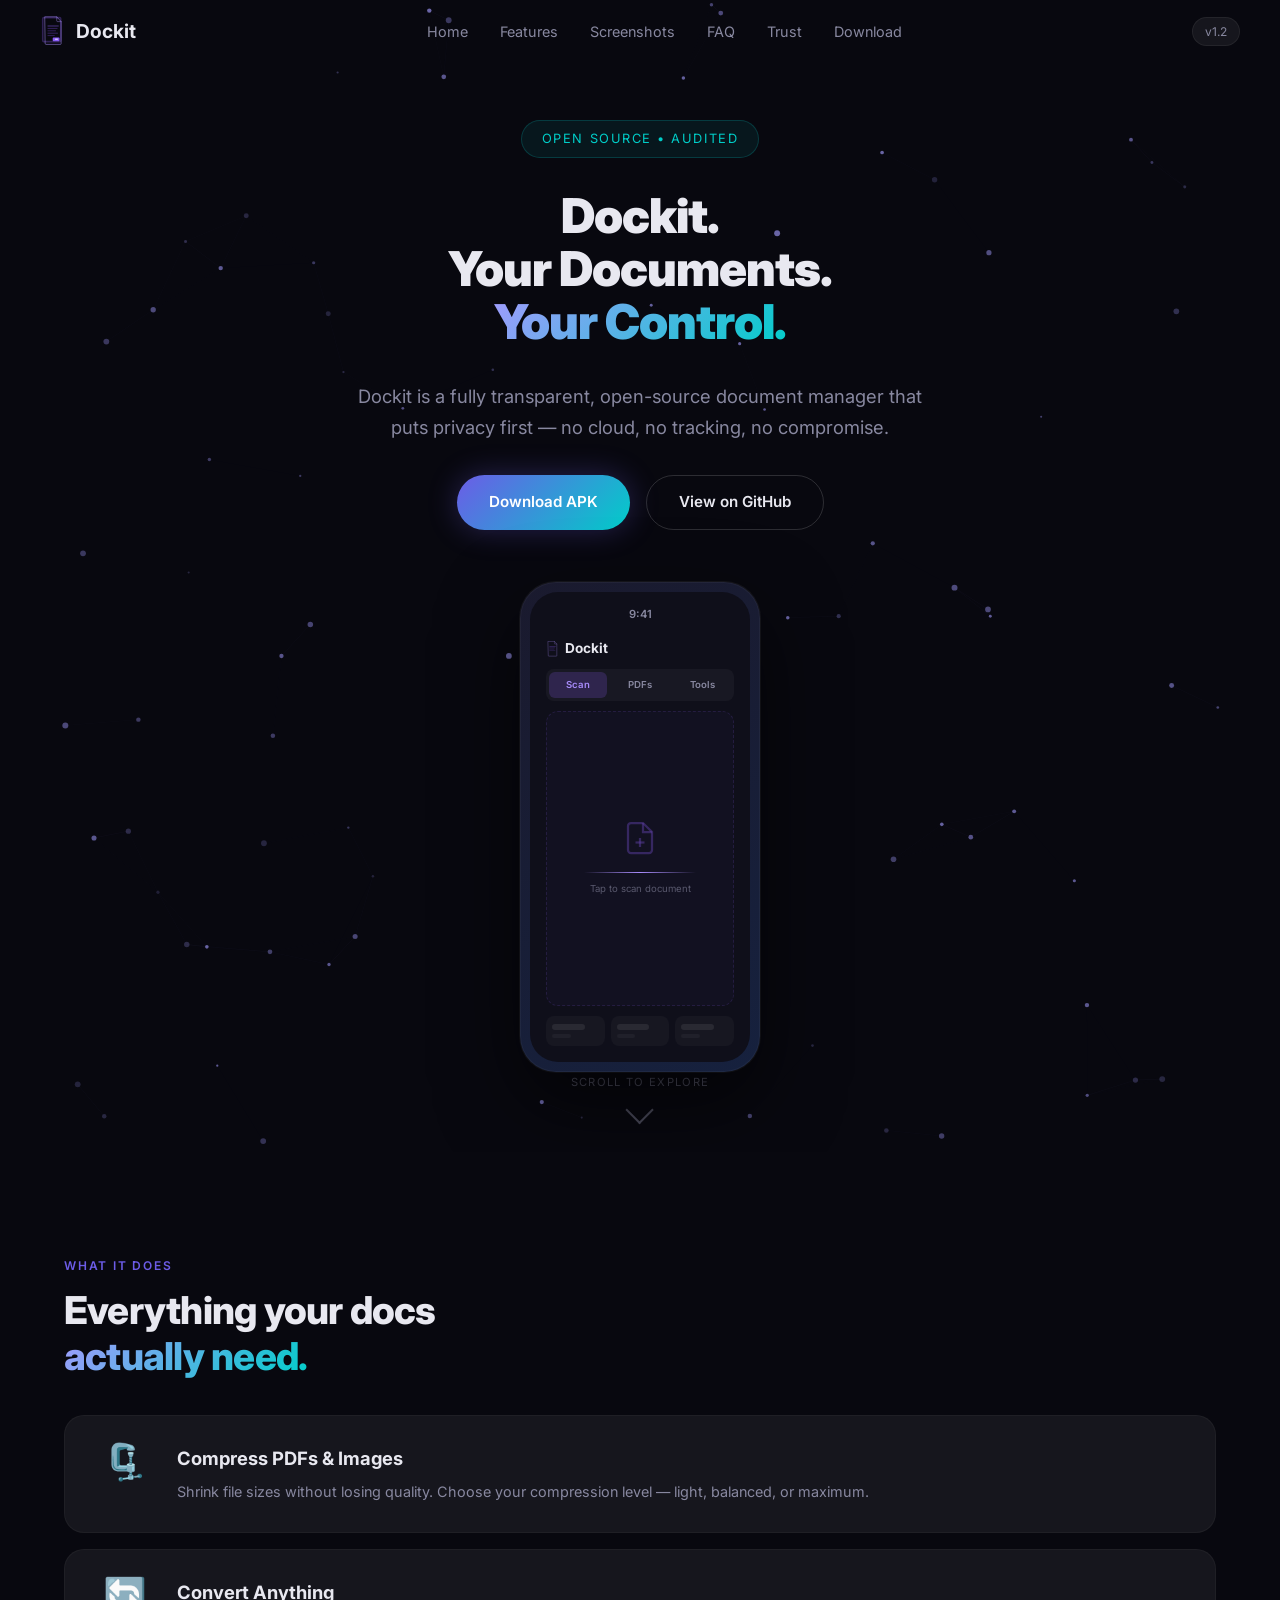
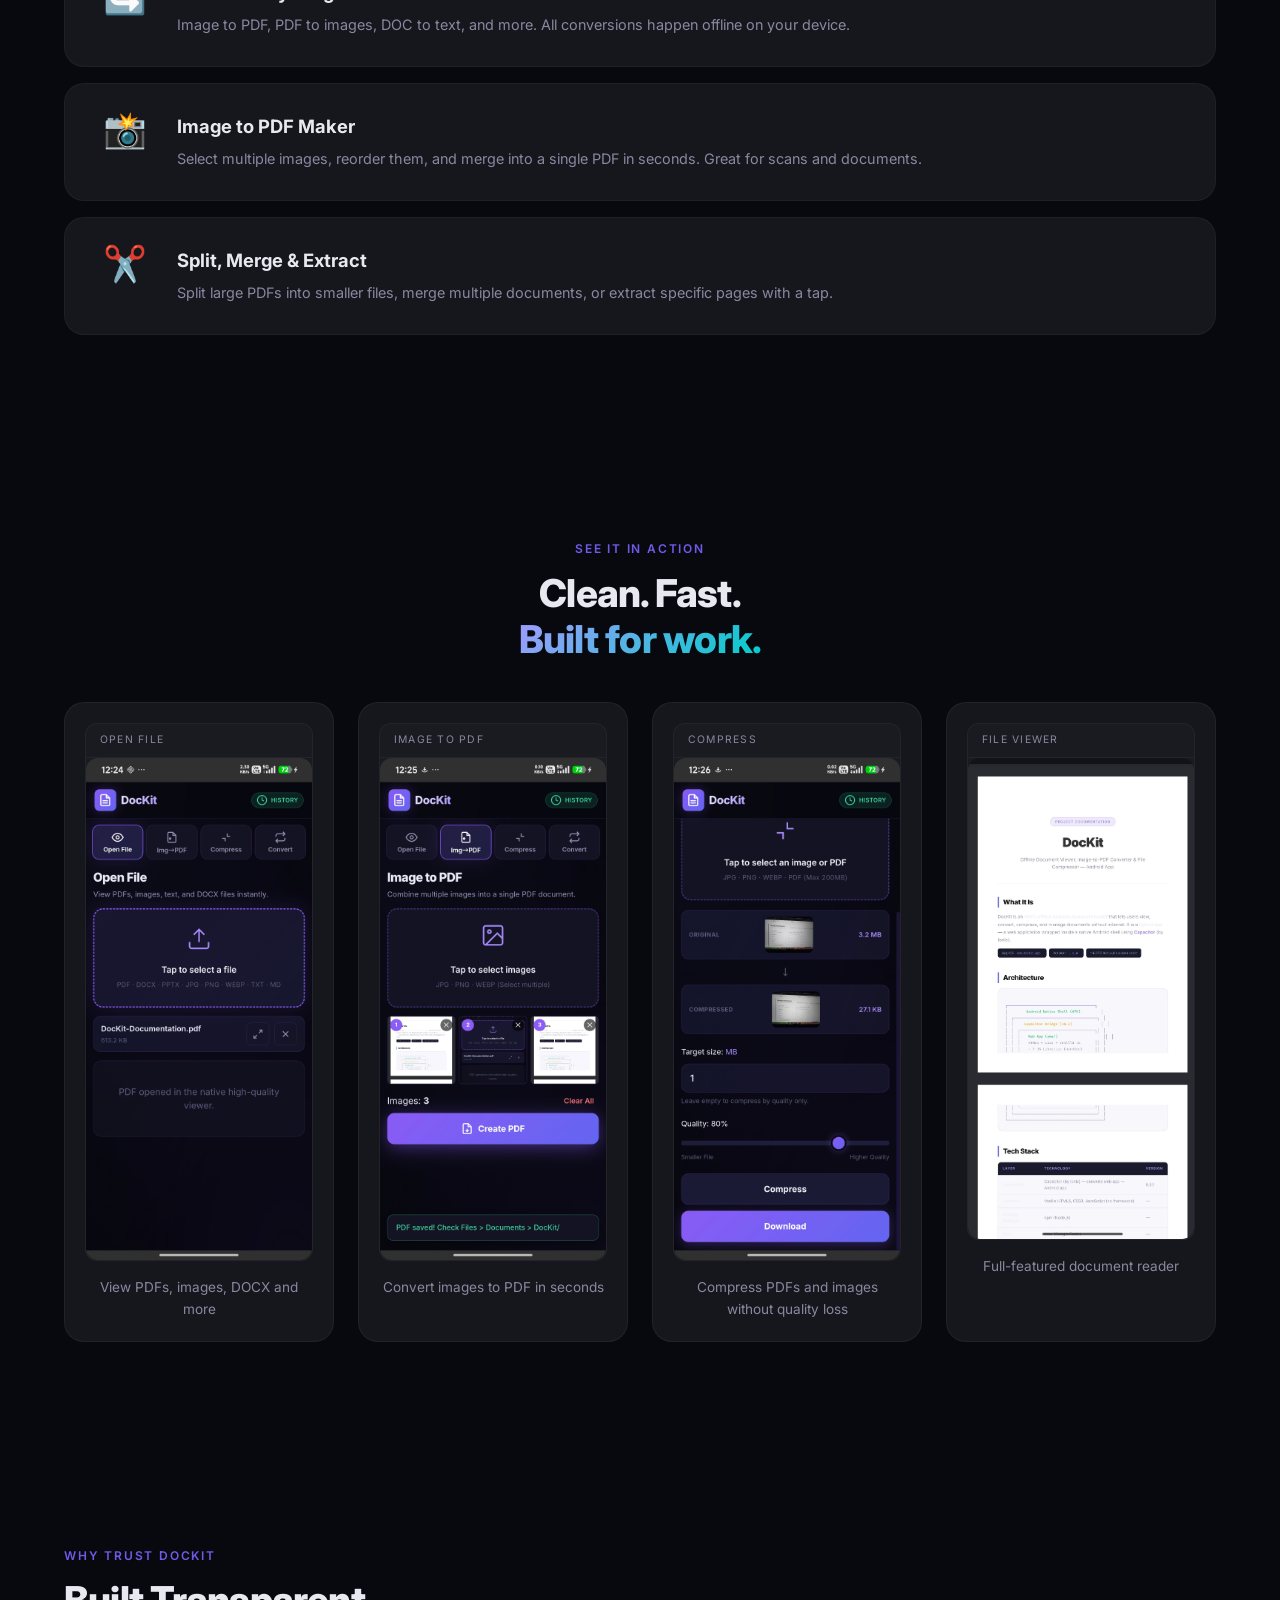
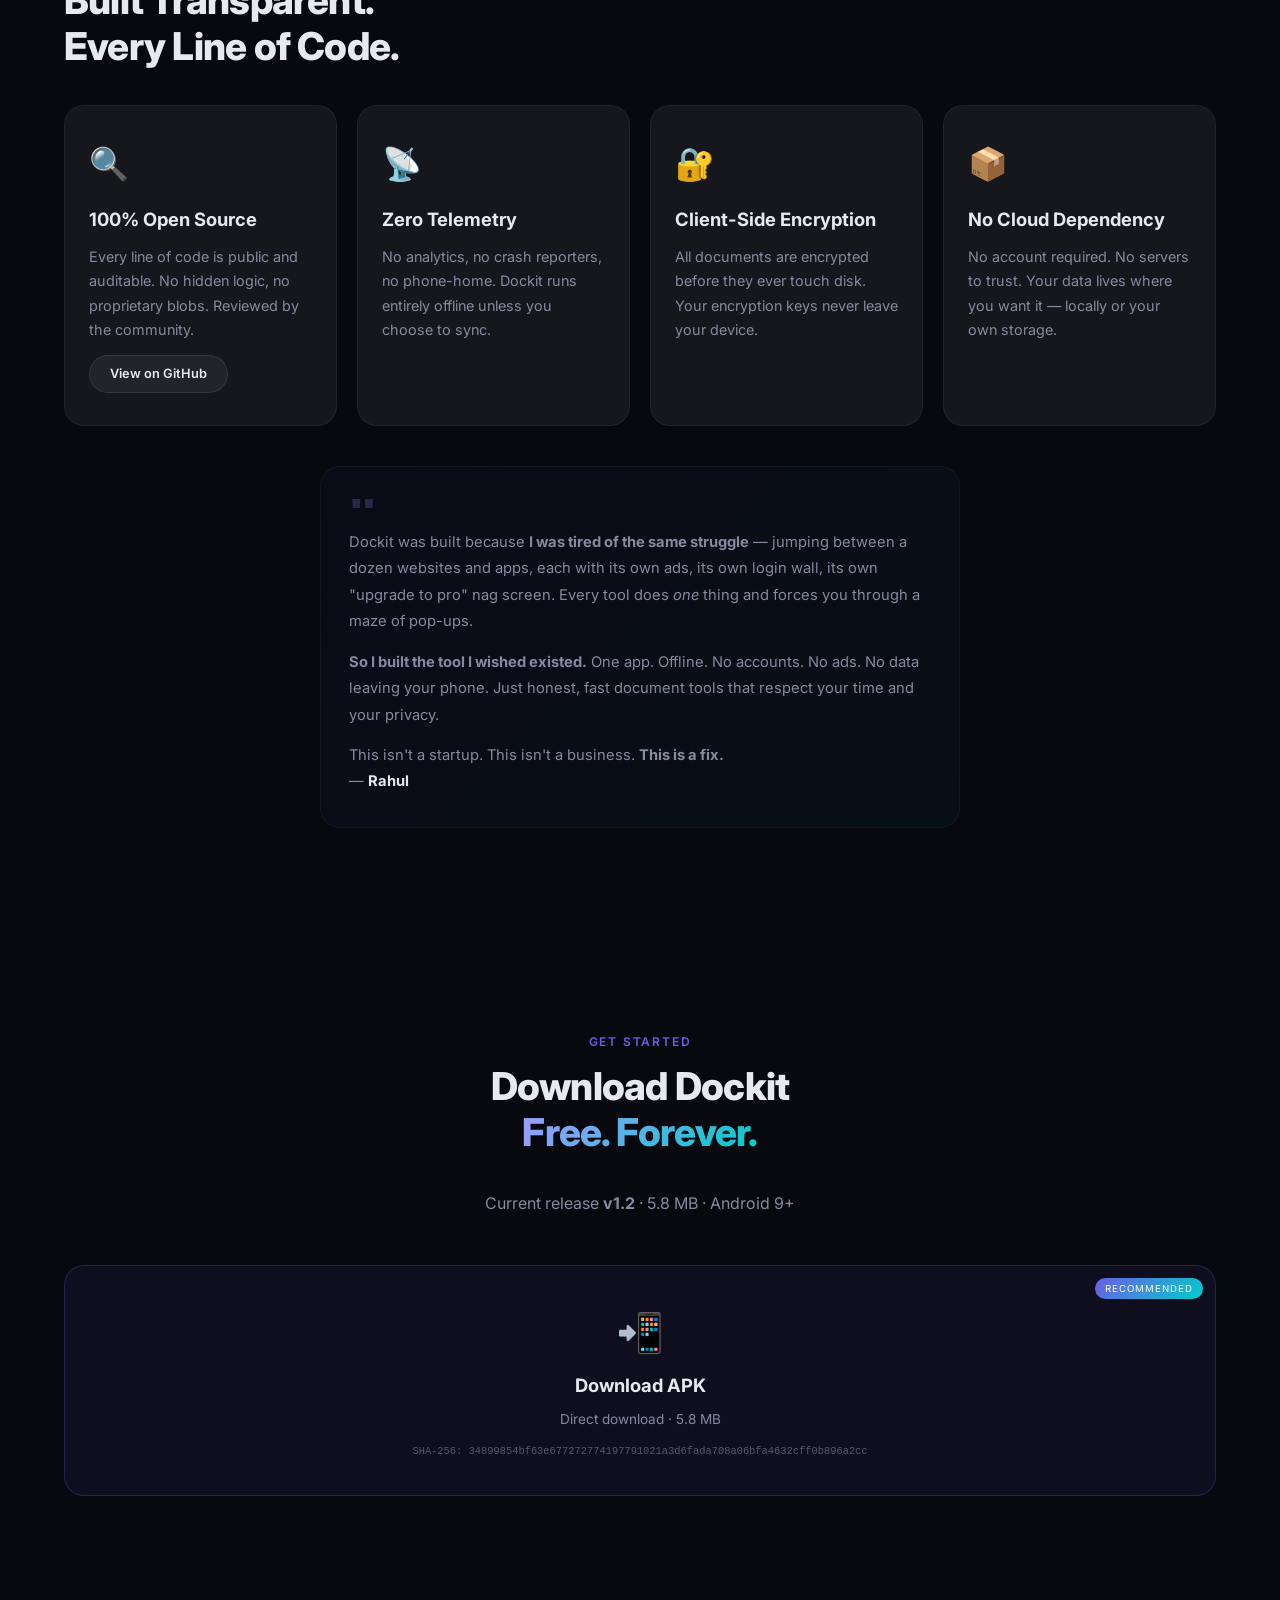
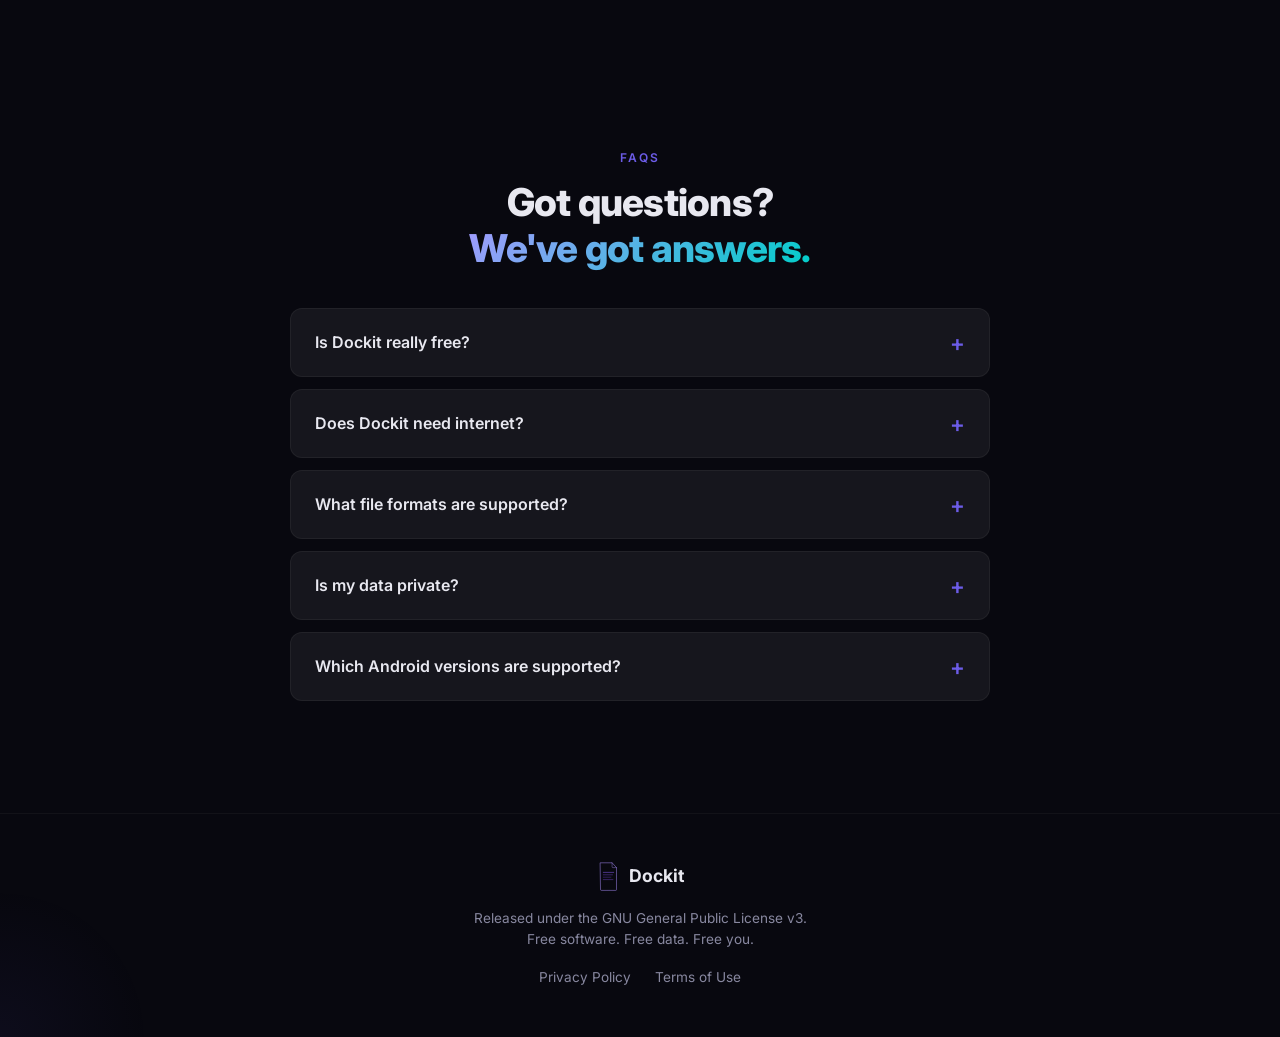
<file: index.html>
<!DOCTYPE html>
<html lang="en">
<head>
  <meta charset="UTF-8" />
  <meta name="viewport" content="width=device-width, initial-scale=1.0" />
  <meta name="theme-color" content="#08080f" />
  <title>Dockit — Your Documents, Your Control</title>
  <meta name="description" content="Dockit is a free, open-source document manager for Android. Compress PDFs, convert images, merge files — all offline, no ads, no tracking." />
  <meta name="robots" content="index, follow" />
  <link rel="canonical" href="https://dockit.qzz.io/" />
  <meta property="og:title" content="Dockit — Your Documents, Your Control" />
  <meta property="og:description" content="Free, open-source document manager for Android. Offline. Private. No ads." />
  <meta property="og:type" content="website" />
  <meta property="og:url" content="https://dockit.qzz.io/" />
  <meta name="twitter:card" content="summary_large_image" />
  <meta name="twitter:title" content="Dockit — Your Documents, Your Control" />
  <meta name="twitter:description" content="Free, open-source document manager for Android. Offline. Private. No ads." />
  <link rel="stylesheet" href="style.css" />
  <link rel="preconnect" href="https://fonts.googleapis.com" />
  <link href="https://fonts.googleapis.com/css2?family=Inter:wght@300;400;500;600;700;800;900&display=swap" rel="stylesheet" />
  <link rel="icon" type="image/svg+xml" href="data:image/svg+xml,%3Csvg xmlns='http://www.w3.org/2000/svg' viewBox='0 0 120 150'%3E%3Cpath d='M20 4 L78 4 L100 28 L100 138 Q100 142 96 142 L24 142 Q20 142 20 138 Z' stroke='%236c5ce7' stroke-width='8' fill='none' stroke-linecap='round' stroke-linejoin='round'/%3E%3Cpath d='M78 4 L78 24 Q78 28 82 28 L100 28' stroke='%236c5ce7' stroke-width='6' fill='none' stroke-linecap='round' stroke-linejoin='round'/%3E%3Cline x1='34' y1='50' x2='86' y2='50' stroke='%238b5cf6' stroke-width='6' stroke-linecap='round'/%3E%3Cline x1='34' y1='70' x2='72' y2='70' stroke='%236d3fc6' stroke-width='6' stroke-linecap='round'/%3E%3Cline x1='34' y1='90' x2='80' y2='90' stroke='%237c4ddb' stroke-width='6' stroke-linecap='round'/%3E%3C/svg%3E" />
  <script type="application/ld+json">
  {
    "@context": "https://schema.org",
    "@type": "SoftwareApplication",
    "name": "Dockit",
    "operatingSystem": "Android 9+",
    "applicationCategory": "Multimedia",
    "description": "Free, open-source document manager for Android. Compress PDFs, convert images, merge files — all offline, no ads, no tracking.",
    "offers": {
      "@type": "Offer",
      "price": "0",
      "priceCurrency": "USD"
    },
    "author": {
      "@type": "Person",
      "name": "Rahul"
    }
  }
  </script></head>
<body>

  <!-- ====== LOADING SCREEN ====== -->
  <div id="loader">
    <div class="loader-ring"></div>
    <p class="loader-text">Initializing secure environment…</p>
  </div>

  <!-- ====== NAVBAR ====== -->
  <nav id="navbar">
    <div class="nav-inner">
      <div class="nav-logo">
        <svg width="28" height="32" viewBox="0 0 120 150" fill="none" xmlns="http://www.w3.org/2000/svg" class="logo-svg" role="img" aria-label="Dockit logo">
          <rect x="8" y="8" width="90" height="120" rx="6" fill="none" stroke="rgba(139,92,246,0.3)" stroke-width="8"/>
          <path d="M20 4 L78 4 L100 28 L100 138 Q100 142 96 142 L24 142 Q20 142 20 138 Z" stroke="url(#lg1)" stroke-width="2.5" stroke-linecap="round" stroke-linejoin="round"/>
          <path d="M78 4 L78 24 Q78 28 82 28 L100 28" stroke="url(#lg1)" stroke-width="2" stroke-linecap="round" stroke-linejoin="round"/>
          <line x1="34" y1="50" x2="86" y2="50" stroke="#8b5cf6" stroke-width="2.5" stroke-linecap="round"/>
          <line x1="34" y1="62" x2="80" y2="62" stroke="#7c4ddb" stroke-width="2" stroke-linecap="round"/>
          <line x1="34" y1="74" x2="72" y2="74" stroke="#6d3fc6" stroke-width="2" stroke-linecap="round"/>
          <line x1="34" y1="86" x2="82" y2="86" stroke="#7c4ddb" stroke-width="2" stroke-linecap="round"/>
          <line x1="34" y1="98" x2="66" y2="98" stroke="#6d3fc6" stroke-width="2" stroke-linecap="round"/>
          <g transform="translate(58, 108)">
            <rect x="0" y="0" width="34" height="18" rx="4" fill="url(#lg2)"/>
            <text x="17" y="13" text-anchor="middle" font-family="Inter,sans-serif" font-weight="800" font-size="9" fill="white">PDF</text>
          </g>
          <defs>
            <linearGradient id="lg1" x1="20" y1="4" x2="100" y2="142"><stop offset="0%" stop-color="#a78bfa"/><stop offset="100%" stop-color="#6366f1"/></linearGradient>
            <linearGradient id="lg2" x1="0" y1="0" x2="34" y2="18"><stop offset="0%" stop-color="#8b5cf6"/><stop offset="100%" stop-color="#6366f1"/></linearGradient>
          </defs>
        </svg>
        <span class="logo-text">Dockit</span>
      </div>
      <ul class="nav-links">
        <li><a href="#hero">Home</a></li>
        <li><a href="#features">Features</a></li>
        <li><a href="#screenshots">Screenshots</a></li>
        <li><a href="#faq">FAQ</a></li>
        <li><a href="#trust">Trust</a></li>
        <li><a href="#download">Download</a></li>
      </ul>
      <div class="nav-version">v1.2</div>
      <div class="hamburger" id="hamburger">
        <span></span><span></span><span></span>
      </div>
    </div>
  </nav>

  <!-- ====== HERO ====== -->
  <section id="hero" class="hero">
    <canvas id="particle-canvas"></canvas>
    <div class="hero-content">
      <div class="hero-badge" data-reveal>Open Source &bull; Audited</div>
      <h1 class="hero-title" data-reveal>
        Dockit.<br />
        Your Documents.<br />
        <span class="gradient-text">Your Control.</span>
      </h1>
      <p class="hero-sub" data-reveal>
        Dockit is a fully transparent, open-source document manager
        that puts privacy first — no cloud, no tracking, no compromise.
      </p>
      <div class="hero-actions" data-reveal>
        <a href="#download" class="btn btn-primary">Download APK</a>
        <a href="https://github.com/rahulrakshi3-netizen/Doc-Kit" target="_blank" class="btn btn-outline">View on GitHub</a>
      </div>
      <div class="hero-mockup" data-reveal>
        <div class="phone-frame" id="phone3d">
          <div class="phone-screen">
            <div class="ps-status">9:41</div>
            <div class="ps-app">
              <div class="ps-header">
                <svg width="18" height="22" viewBox="0 0 120 150" fill="none" xmlns="http://www.w3.org/2000/svg" role="img" aria-label="Dockit icon">
                  <path d="M20 4 L78 4 L100 28 L100 138 Q100 142 96 142 L24 142 Q20 142 20 138 Z" stroke="url(#pg1)" stroke-width="2.5" stroke-linecap="round" stroke-linejoin="round"/>
                  <path d="M78 4 L78 24 Q78 28 82 28 L100 28" stroke="url(#pg1)" stroke-width="2" stroke-linecap="round" stroke-linejoin="round"/>
                  <line x1="34" y1="52" x2="86" y2="52" stroke="#8b5cf6" stroke-width="2.5" stroke-linecap="round"/>
                  <line x1="34" y1="64" x2="80" y2="64" stroke="#7c4ddb" stroke-width="2" stroke-linecap="round"/>
                  <line x1="34" y1="76" x2="72" y2="76" stroke="#6d3fc6" stroke-width="2" stroke-linecap="round"/>
                  <line x1="34" y1="88" x2="82" y2="88" stroke="#7c4ddb" stroke-width="2" stroke-linecap="round"/>
                  <defs>
                    <linearGradient id="pg1" x1="20" y1="4" x2="100" y2="142"><stop offset="0%" stop-color="#a78bfa"/><stop offset="100%" stop-color="#6366f1"/></linearGradient>
                  </defs>
                </svg>
                <span>Dockit</span>
              </div>
              <div class="ps-tabs">
                <span class="ps-tab active">Scan</span>
                <span class="ps-tab">PDFs</span>
                <span class="ps-tab">Tools</span>
              </div>
              <div class="ps-scan-area">
                <div class="ps-scan-icon">
                  <svg width="36" height="36" viewBox="0 0 24 24" fill="none" stroke="rgba(139,92,246,0.5)" stroke-width="1.5"><path d="M14 2H6a2 2 0 0 0-2 2v16a2 2 0 0 0 2 2h12a2 2 0 0 0 2-2V8z"/><polyline points="14 2 14 8 20 8"/><line x1="9" y1="15" x2="15" y2="15"/><line x1="12" y1="12" x2="12" y2="18"/></svg>
                </div>
                <div class="ps-scan-line"></div>
                <p class="ps-scan-text">Tap to scan document</p>
              </div>
              <div class="ps-thumbs">
                <div class="ps-thumb"><span></span><span></span></div>
                <div class="ps-thumb"><span></span><span></span></div>
                <div class="ps-thumb"><span></span><span></span></div>
              </div>
            </div>
          </div>
        </div>
      </div>
    </div>
    <div class="scroll-indicator">
      <span>Scroll to explore</span>
      <div class="scroll-arrow"></div>
    </div>
  </section>

  <!-- ====== FEATURES ====== -->
  <section id="features" class="features">
    <div class="section-label" data-reveal>What It Does</div>
    <h2 class="section-title" data-reveal>Everything your docs<br /><span class="gradient-text">actually need.</span></h2>

    <div class="features-showcase">
      <div class="feature-item" data-reveal>
        <div class="feature-icon">🗜️</div>
        <div class="feature-content">
          <h3>Compress PDFs & Images</h3>
          <p>Shrink file sizes without losing quality. Choose your compression level — light, balanced, or maximum.</p>
        </div>
      </div>
      <div class="feature-item" data-reveal>
        <div class="feature-icon">🔄</div>
        <div class="feature-content">
          <h3>Convert Anything</h3>
          <p>Image to PDF, PDF to images, DOC to text, and more. All conversions happen offline on your device.</p>
        </div>
      </div>
      <div class="feature-item" data-reveal>
        <div class="feature-icon">📸</div>
        <div class="feature-content">
          <h3>Image to PDF Maker</h3>
          <p>Select multiple images, reorder them, and merge into a single PDF in seconds. Great for scans and documents.</p>
        </div>
      </div>
      <div class="feature-item" data-reveal>
        <div class="feature-icon">✂️</div>
        <div class="feature-content">
          <h3>Split, Merge & Extract</h3>
          <p>Split large PDFs into smaller files, merge multiple documents, or extract specific pages with a tap.</p>
        </div>
      </div>
    </div>
  </section>

  <!-- ====== SCREENSHOTS ====== -->
  <section id="screenshots" class="screenshots">
    <div class="section-label" data-reveal>See It In Action</div>
    <h2 class="section-title" data-reveal>Clean. Fast.<br /><span class="gradient-text">Built for work.</span></h2>
    <div class="screenshot-grid" data-reveal>
      <div class="screenshot-card">
        <div class="screenshot-placeholder">
          <span class="screenshot-label">Open File</span>
          <img src="fileopen_ref.jpg" alt="Dockit file viewer" class="screenshot-img" loading="lazy" />
        </div>
        <p class="screenshot-caption">View PDFs, images, DOCX and more</p>
      </div>
      <div class="screenshot-card">
        <div class="screenshot-placeholder">
          <span class="screenshot-label">Image to PDF</span>
          <img src="img-pdf_ref.jpg" alt="Dockit image to PDF converter" class="screenshot-img" loading="lazy" />
        </div>
        <p class="screenshot-caption">Convert images to PDF in seconds</p>
      </div>
      <div class="screenshot-card">
        <div class="screenshot-placeholder">
          <span class="screenshot-label">Compress</span>
          <img src="compress_ref.jpg" alt="Dockit file compressor" class="screenshot-img" loading="lazy" />
        </div>
        <p class="screenshot-caption">Compress PDFs and images without quality loss</p>
      </div>
      <div class="screenshot-card">
        <div class="screenshot-placeholder">
          <span class="screenshot-label">File Viewer</span>
          <img src="fileopen(1)_ref.jpg" alt="Dockit document viewer" class="screenshot-img" loading="lazy" />
        </div>
        <p class="screenshot-caption">Full-featured document reader</p>
      </div>
    </div>
  </section>

  <!-- ====== TRUST SECTION ====== -->
  <section id="trust" class="trust">
    <div class="section-label" data-reveal>Why Trust Dockit</div>
    <h2 class="section-title" data-reveal>Built Transparent.<br />Every Line of Code.</h2>

    <div class="trust-grid">
      <div class="trust-card" data-reveal>
        <div class="trust-icon">🔍</div>
        <h3>100% Open Source</h3>
        <p>Every line of code is public and auditable. No hidden logic, no proprietary blobs. Reviewed by the community.</p>
        <a href="https://github.com/rahulrakshi3-netizen/Doc-Kit" target="_blank" class="btn btn-small" style="margin-top:12px;">View on GitHub</a>
      </div>
      <div class="trust-card" data-reveal>
        <div class="trust-icon">📡</div>
        <h3>Zero Telemetry</h3>
        <p>No analytics, no crash reporters, no phone-home. Dockit runs entirely offline unless you choose to sync.</p>
      </div>
      <div class="trust-card" data-reveal>
        <div class="trust-icon">🔐</div>
        <h3>Client-Side Encryption</h3>
        <p>All documents are encrypted before they ever touch disk. Your encryption keys never leave your device.</p>
      </div>
      <div class="trust-card" data-reveal>
        <div class="trust-icon">📦</div>
        <h3>No Cloud Dependency</h3>
        <p>No account required. No servers to trust. Your data lives where you want it — locally or your own storage.</p>
      </div>
    </div>

    <div class="trust-manifesto" data-reveal>
      <div class="tm-mark">"</div>
      <p>Dockit was built because <strong>I was tired of the same struggle</strong> — jumping between a dozen websites and apps, each with its own ads, its own login wall, its own "upgrade to pro" nag screen. Every tool does <em>one</em> thing and forces you through a maze of pop-ups.</p>
      <p><strong>So I built the tool I wished existed.</strong> One app. Offline. No accounts. No ads. No data leaving your phone. Just honest, fast document tools that respect your time and your privacy.</p>
      <p>This isn't a startup. This isn't a business. <strong>This is a fix.</strong><br />— <span class="tm-name">Rahul</span></p>
    </div>
  </section>

  <!-- ====== DOWNLOAD ====== -->
  <section id="download" class="download">
    <div class="section-label" data-reveal>Get Started</div>
    <h2 class="section-title" data-reveal>Download Dockit<br /><span class="gradient-text">Free. Forever.</span></h2>
    <p class="download-sub" data-reveal>
      Current release <strong>v1.2</strong> · <span id="dl-size">5.8 MB</span> · Android 9+
    </p>

    <div class="download-cards" data-reveal>
      <a href="Doc-Kit_1.2.apk" class="download-card primary" download>
        <span class="dl-icon">📲</span>
        <span class="dl-title">Download APK</span>
        <span class="dl-sub">Direct download · 5.8 MB</span>
        <span class="dl-hash">SHA-256: 34899854bf63e677272774197791021a3d6fada708a06bfa4632cff0b896a2cc</span>
      </a>

    </div>

  </section>

  <!-- ====== FAQ ====== -->
  <section id="faq" class="faq">
    <div class="section-label" data-reveal>FAQs</div>
    <h2 class="section-title" data-reveal>Got questions?<br /><span class="gradient-text">We've got answers.</span></h2>
    <div class="faq-list" data-reveal>
      <div class="faq-item">
        <button class="faq-question">Is Dockit really free? <span class="faq-arrow">+</span></button>
        <div class="faq-answer"><p>Yes, Dockit is completely free and open source. No hidden paid features, no subscriptions, no "pro" version. It's released under GPL v3.</p></div>
      </div>
      <div class="faq-item">
        <button class="faq-question">Does Dockit need internet? <span class="faq-arrow">+</span></button>
        <div class="faq-answer"><p>No. Dockit works fully offline. All processing happens on your device. No data is ever uploaded to any server.</p></div>
      </div>
      <div class="faq-item">
        <button class="faq-question">What file formats are supported? <span class="faq-arrow">+</span></button>
        <div class="faq-answer"><p>Dockit supports PDF, DOCX, PPTX, JPG, PNG, WEBP, TXT, MD, and more. You can view, convert, and compress between these formats.</p></div>
      </div>
      <div class="faq-item">
        <button class="faq-question">Is my data private? <span class="faq-arrow">+</span></button>
        <div class="faq-answer"><p>Absolutely. Dockit has zero telemetry, no analytics, and no network access. All files stay on your device. The full source code is open for audit on GitHub.</p></div>
      </div>
      <div class="faq-item">
        <button class="faq-question">Which Android versions are supported? <span class="faq-arrow">+</span></button>
        <div class="faq-answer"><p>Dockit requires Android 9 (API 28) or higher.</p></div>
      </div>
    </div>
  </section>

  <!-- ====== FOOTER ====== -->
  <footer>
    <div class="footer-inner">
      <div class="footer-brand">
        <svg width="20" height="24" viewBox="0 0 120 150" fill="none" xmlns="http://www.w3.org/2000/svg" class="logo-svg" role="img" aria-label="Dockit logo">
          <path d="M20 4 L78 4 L100 28 L100 138 Q100 142 96 142 L24 142 Q20 142 20 138 Z" stroke="url(#fg1)" stroke-width="2.5" stroke-linecap="round" stroke-linejoin="round"/>
          <path d="M78 4 L78 24 Q78 28 82 28 L100 28" stroke="url(#fg1)" stroke-width="2" stroke-linecap="round" stroke-linejoin="round"/>
          <line x1="34" y1="52" x2="86" y2="52" stroke="#8b5cf6" stroke-width="2.5" stroke-linecap="round"/>
          <line x1="34" y1="64" x2="80" y2="64" stroke="#7c4ddb" stroke-width="2" stroke-linecap="round"/>
          <line x1="34" y1="76" x2="72" y2="76" stroke="#6d3fc6" stroke-width="2" stroke-linecap="round"/>
          <line x1="34" y1="88" x2="82" y2="88" stroke="#7c4ddb" stroke-width="2" stroke-linecap="round"/>
          <defs>
            <linearGradient id="fg1" x1="20" y1="4" x2="100" y2="142"><stop offset="0%" stop-color="#a78bfa"/><stop offset="100%" stop-color="#6366f1"/></linearGradient>
          </defs>
        </svg>
        <span>Dockit</span>
      </div>
      <p class="footer-text">
        Released under the GNU General Public License v3.<br />
        Free software. Free data. Free you.
      </p>
      <div class="footer-links">
        <a href="privacy-policy.html">Privacy Policy</a>
        <a href="terms-of-use.html">Terms of Use</a>

      </div>
    </div>
  </footer>

  <script src="script.js"></script>
</body>
</html>
</file>
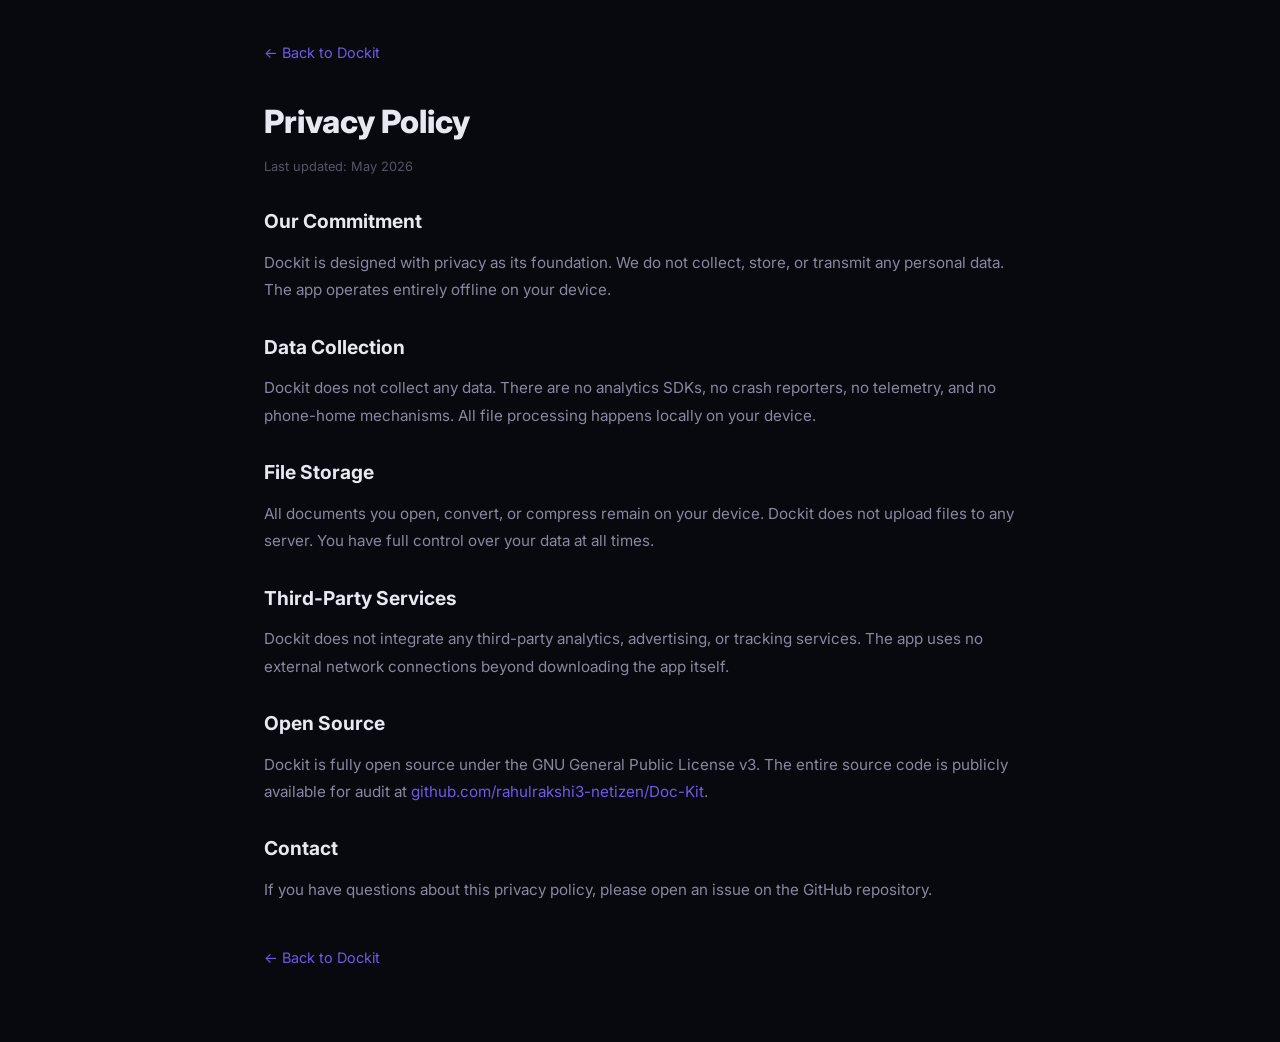
<file: privacy-policy.html>
<!DOCTYPE html>
<html lang="en">
<head>
  <meta charset="UTF-8" />
  <meta name="viewport" content="width=device-width, initial-scale=1.0" />
  <title>Privacy Policy — Dockit</title>
  <meta name="robots" content="index, follow" />
  <link rel="icon" type="image/svg+xml" href="data:image/svg+xml,%3Csvg xmlns='http://www.w3.org/2000/svg' viewBox='0 0 120 150'%3E%3Cpath d='M20 4 L78 4 L100 28 L100 138 Q100 142 96 142 L24 142 Q20 142 20 138 Z' stroke='%236c5ce7' stroke-width='8' fill='none' stroke-linecap='round' stroke-linejoin='round'/%3E%3Cpath d='M78 4 L78 24 Q78 28 82 28 L100 28' stroke='%236c5ce7' stroke-width='6' fill='none' stroke-linecap='round' stroke-linejoin='round'/%3E%3Cline x1='34' y1='50' x2='86' y2='50' stroke='%238b5cf6' stroke-width='6' stroke-linecap='round'/%3E%3Cline x1='34' y1='70' x2='72' y2='70' stroke='%236d3fc6' stroke-width='6' stroke-linecap='round'/%3E%3Cline x1='34' y1='90' x2='80' y2='90' stroke='%237c4ddb' stroke-width='6' stroke-linecap='round'/%3E%3C/svg%3E" />
  <link rel="stylesheet" href="style.css" />
  <link rel="preconnect" href="https://fonts.googleapis.com" />
  <link href="https://fonts.googleapis.com/css2?family=Inter:wght@300;400;500;600;700;800;900&display=swap" rel="stylesheet" />
  <style>
    body { padding: 40px 24px; max-width: 800px; margin: 0 auto; }
    h1 { font-size: 2rem; font-weight: 800; margin-bottom: 8px; }
    .back-link { color: var(--accent); font-size: 0.9rem; display: inline-block; margin-bottom: 32px; }
    .back-link:hover { text-decoration: underline; }
    h2 { font-size: 1.2rem; font-weight: 700; margin: 28px 0 12px; }
    p, li { font-size: 0.95rem; color: var(--text-dim); line-height: 1.8; }
    ul { padding-left: 20px; }
    li { margin-bottom: 6px; }
    .updated { font-size: 0.8rem; color: var(--text-dim); opacity: 0.6; margin-bottom: 24px; }
  </style>
</head>
<body>
  <a href="index.html" class="back-link">&larr; Back to Dockit</a>
  <h1>Privacy Policy</h1>
  <p class="updated">Last updated: May 2026</p>

  <h2>Our Commitment</h2>
  <p>Dockit is designed with privacy as its foundation. We do not collect, store, or transmit any personal data. The app operates entirely offline on your device.</p>

  <h2>Data Collection</h2>
  <p>Dockit does not collect any data. There are no analytics SDKs, no crash reporters, no telemetry, and no phone-home mechanisms. All file processing happens locally on your device.</p>

  <h2>File Storage</h2>
  <p>All documents you open, convert, or compress remain on your device. Dockit does not upload files to any server. You have full control over your data at all times.</p>

  <h2>Third-Party Services</h2>
  <p>Dockit does not integrate any third-party analytics, advertising, or tracking services. The app uses no external network connections beyond downloading the app itself.</p>

  <h2>Open Source</h2>
  <p>Dockit is fully open source under the GNU General Public License v3. The entire source code is publicly available for audit at <a href="https://github.com/rahulrakshi3-netizen/Doc-Kit" target="_blank" style="color:var(--accent)">github.com/rahulrakshi3-netizen/Doc-Kit</a>.</p>

  <h2>Contact</h2>
  <p>If you have questions about this privacy policy, please open an issue on the GitHub repository.</p>

  <p style="margin-top:40px"><a href="index.html" class="back-link">&larr; Back to Dockit</a></p>
</body>
</html>
</file>
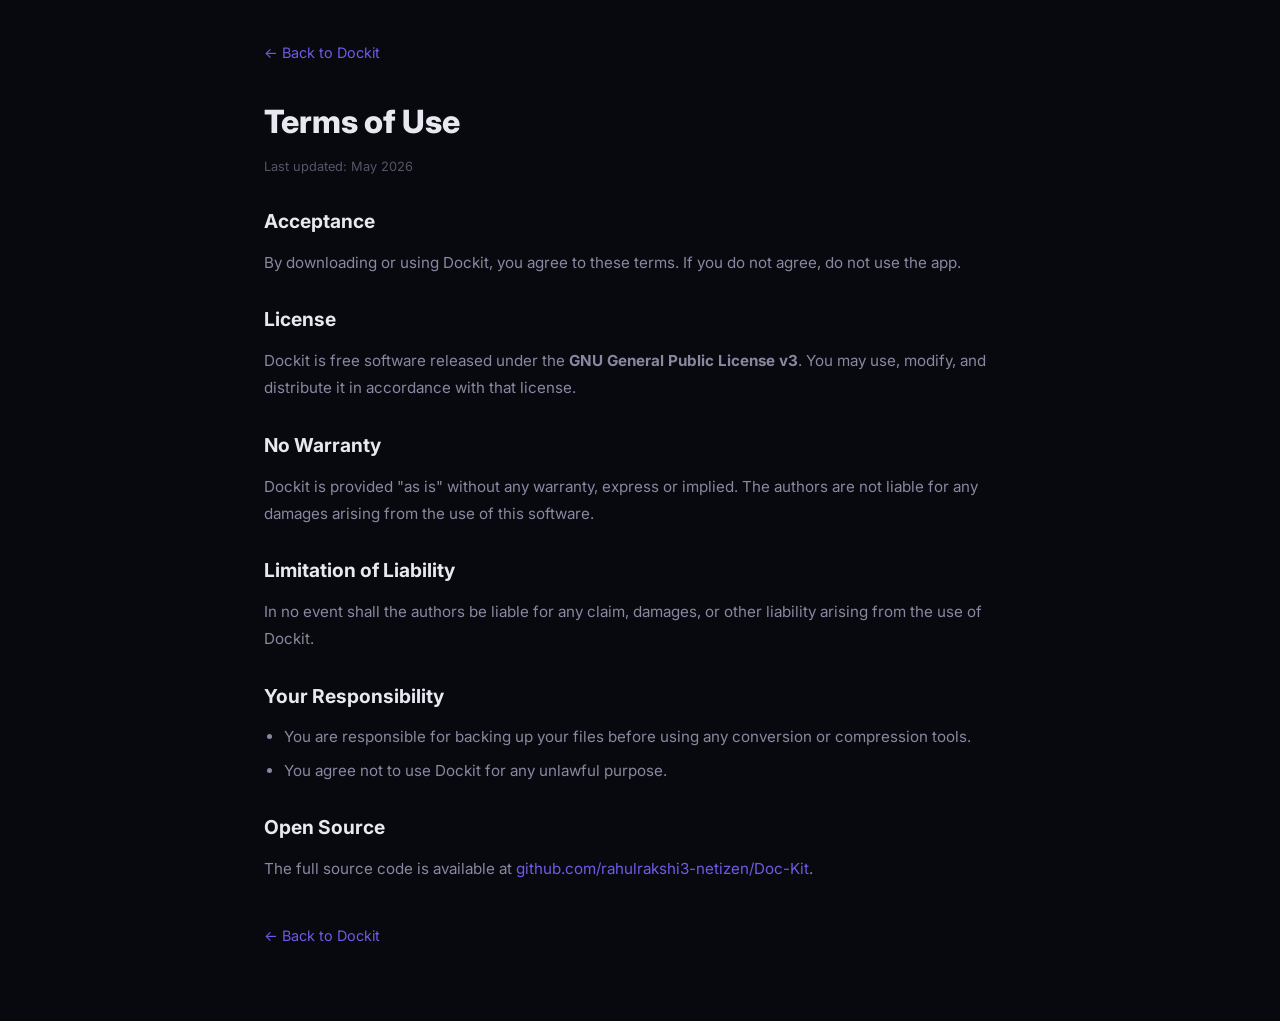
<file: terms-of-use.html>
<!DOCTYPE html>
<html lang="en">
<head>
  <meta charset="UTF-8" />
  <meta name="viewport" content="width=device-width, initial-scale=1.0" />
  <title>Terms of Use — Dockit</title>
  <meta name="robots" content="index, follow" />
  <link rel="icon" type="image/svg+xml" href="data:image/svg+xml,%3Csvg xmlns='http://www.w3.org/2000/svg' viewBox='0 0 120 150'%3E%3Cpath d='M20 4 L78 4 L100 28 L100 138 Q100 142 96 142 L24 142 Q20 142 20 138 Z' stroke='%236c5ce7' stroke-width='8' fill='none' stroke-linecap='round' stroke-linejoin='round'/%3E%3Cpath d='M78 4 L78 24 Q78 28 82 28 L100 28' stroke='%236c5ce7' stroke-width='6' fill='none' stroke-linecap='round' stroke-linejoin='round'/%3E%3Cline x1='34' y1='50' x2='86' y2='50' stroke='%238b5cf6' stroke-width='6' stroke-linecap='round'/%3E%3Cline x1='34' y1='70' x2='72' y2='70' stroke='%236d3fc6' stroke-width='6' stroke-linecap='round'/%3E%3Cline x1='34' y1='90' x2='80' y2='90' stroke='%237c4ddb' stroke-width='6' stroke-linecap='round'/%3E%3C/svg%3E" />
  <link rel="stylesheet" href="style.css" />
  <link rel="preconnect" href="https://fonts.googleapis.com" />
  <link href="https://fonts.googleapis.com/css2?family=Inter:wght@300;400;500;600;700;800;900&display=swap" rel="stylesheet" />
  <style>
    body { padding: 40px 24px; max-width: 800px; margin: 0 auto; }
    h1 { font-size: 2rem; font-weight: 800; margin-bottom: 8px; }
    .back-link { color: var(--accent); font-size: 0.9rem; display: inline-block; margin-bottom: 32px; }
    .back-link:hover { text-decoration: underline; }
    h2 { font-size: 1.2rem; font-weight: 700; margin: 28px 0 12px; }
    p, li { font-size: 0.95rem; color: var(--text-dim); line-height: 1.8; }
    ul { padding-left: 20px; }
    li { margin-bottom: 6px; }
    .updated { font-size: 0.8rem; color: var(--text-dim); opacity: 0.6; margin-bottom: 24px; }
  </style>
</head>
<body>
  <a href="index.html" class="back-link">&larr; Back to Dockit</a>
  <h1>Terms of Use</h1>
  <p class="updated">Last updated: May 2026</p>

  <h2>Acceptance</h2>
  <p>By downloading or using Dockit, you agree to these terms. If you do not agree, do not use the app.</p>

  <h2>License</h2>
  <p>Dockit is free software released under the <strong>GNU General Public License v3</strong>. You may use, modify, and distribute it in accordance with that license.</p>

  <h2>No Warranty</h2>
  <p>Dockit is provided "as is" without any warranty, express or implied. The authors are not liable for any damages arising from the use of this software.</p>

  <h2>Limitation of Liability</h2>
  <p>In no event shall the authors be liable for any claim, damages, or other liability arising from the use of Dockit.</p>

  <h2>Your Responsibility</h2>
  <ul>
    <li>You are responsible for backing up your files before using any conversion or compression tools.</li>
    <li>You agree not to use Dockit for any unlawful purpose.</li>
  </ul>

  <h2>Open Source</h2>
  <p>The full source code is available at <a href="https://github.com/rahulrakshi3-netizen/Doc-Kit" target="_blank" style="color:var(--accent)">github.com/rahulrakshi3-netizen/Doc-Kit</a>.</p>

  <p style="margin-top:40px"><a href="index.html" class="back-link">&larr; Back to Dockit</a></p>
</body>
</html>
</file>
<file: style.css>
/* ============================================
   Dockit — Immersive Landing Page Styles
   ============================================ */

/* ---------- RESET & BASE ---------- */
*,
*::before,
*::after {
  margin: 0;
  padding: 0;
  box-sizing: border-box;
}

:root {
  --bg: #08080f;
  --bg-card: rgba(255, 255, 255, 0.03);
  --surface: rgba(255, 255, 255, 0.06);
  --text: #e8e8f0;
  --text-dim: #8888a0;
  --accent: #6c5ce7;
  --accent2: #00cec9;
  --gradient: linear-gradient(135deg, #6c5ce7, #00cec9);
  --gradient-text: linear-gradient(135deg, #a29bfe, #00cec9, #6c5ce7);
  --radius: 20px;
  --radius-sm: 12px;
  --transition: 0.5s cubic-bezier(0.22, 1, 0.36, 1);
}

html {
  scroll-behavior: smooth;
  -webkit-font-smoothing: antialiased;
}

body {
  font-family: 'Inter', -apple-system, BlinkMacSystemFont, sans-serif;
  background: var(--bg);
  color: var(--text);
  overflow-x: hidden;
  line-height: 1.6;
}

::selection {
  background: var(--accent);
  color: #fff;
}

::-webkit-scrollbar {
  width: 6px;
}
::-webkit-scrollbar-track {
  background: var(--bg);
}
::-webkit-scrollbar-thumb {
  background: var(--accent);
  border-radius: 3px;
}

img {
  max-width: 100%;
  display: block;
}
a {
  color: inherit;
  text-decoration: none;
}

section {
  padding: 100px 24px;
  max-width: 1200px;
  margin: 0 auto;
}

/* ---------- LOADER ---------- */
#loader {
  position: fixed;
  inset: 0;
  z-index: 9999;
  background: var(--bg);
  display: flex;
  flex-direction: column;
  align-items: center;
  justify-content: center;
  gap: 24px;
  transition: opacity 0.8s ease, visibility 0.8s ease;
}
#loader.hidden {
  opacity: 0;
  visibility: hidden;
  pointer-events: none;
}

.loader-ring {
  width: 60px;
  height: 60px;
  border-radius: 50%;
  border: 3px solid transparent;
  border-top-color: var(--accent);
  border-right-color: var(--accent2);
  animation: spin 0.9s linear infinite;
}
@keyframes spin {
  to { transform: rotate(360deg); }
}

.loader-text {
  font-size: 0.9rem;
  color: var(--text-dim);
  letter-spacing: 0.08em;
  animation: pulse-text 1.5s ease-in-out infinite;
}
@keyframes pulse-text {
  0%, 100% { opacity: 0.5; }
  50% { opacity: 1; }
}

/* ---------- NAV ---------- */
#navbar {
  position: fixed;
  top: 0;
  left: 0;
  right: 0;
  z-index: 1000;
  padding: 16px 24px;
  transition: background 0.4s ease, padding 0.4s ease, backdrop-filter 0.4s ease;
}
#navbar.scrolled {
  background: rgba(8, 8, 15, 0.82);
  backdrop-filter: blur(20px) saturate(1.4);
  padding: 10px 24px;
  border-bottom: 1px solid rgba(255, 255, 255, 0.04);
}

.nav-inner {
  max-width: 1200px;
  margin: 0 auto;
  display: flex;
  align-items: center;
  justify-content: space-between;
}

.nav-logo {
  display: flex;
  align-items: center;
  gap: 10px;
  font-weight: 700;
  font-size: 1.2rem;
}
.logo-svg {
  height: 30px;
  width: auto;
  flex-shrink: 0;
}

.nav-links {
  display: flex;
  list-style: none;
  gap: 32px;
}
.nav-links a {
  font-size: 0.9rem;
  color: var(--text-dim);
  transition: color 0.3s ease;
  position: relative;
}
.nav-links a::after {
  content: '';
  position: absolute;
  bottom: -4px;
  left: 0;
  width: 0;
  height: 2px;
  background: var(--gradient);
  transition: width 0.3s ease;
}
.nav-links a:hover {
  color: var(--text);
}
.nav-links a:hover::after {
  width: 100%;
}

.nav-version {
  font-size: 0.75rem;
  color: var(--text-dim);
  background: var(--surface);
  padding: 4px 12px;
  border-radius: 100px;
  border: 1px solid rgba(255, 255, 255, 0.06);
}

.hamburger {
  display: none;
  flex-direction: column;
  gap: 5px;
  cursor: pointer;
  padding: 4px;
}
.hamburger span {
  display: block;
  width: 24px;
  height: 2px;
  background: var(--text);
  border-radius: 2px;
  transition: 0.3s ease;
}

/* ---------- HERO ---------- */
.hero {
  position: relative;
  min-height: 100vh;
  display: flex;
  align-items: center;
  justify-content: center;
  padding: 120px 24px 80px;
  overflow: hidden;
}

#particle-canvas {
  position: absolute;
  inset: 0;
  z-index: 0;
  pointer-events: none;
}

.hero-content {
  position: relative;
  z-index: 1;
  max-width: 1200px;
  width: 100%;
  display: flex;
  flex-direction: column;
  align-items: center;
  text-align: center;
  gap: 32px;
}

.hero-badge {
  display: inline-block;
  font-size: 0.8rem;
  letter-spacing: 0.12em;
  text-transform: uppercase;
  color: var(--accent2);
  background: rgba(0, 206, 201, 0.08);
  border: 1px solid rgba(0, 206, 201, 0.2);
  padding: 8px 20px;
  border-radius: 100px;
}

.hero-title {
  font-size: clamp(1.8rem, 4.5vw, 3rem);
  font-weight: 900;
  line-height: 1.1;
  letter-spacing: -0.02em;
}

.gradient-text {
  background: var(--gradient-text);
  -webkit-background-clip: text;
  -webkit-text-fill-color: transparent;
  background-clip: text;
  background-size: 200% 200%;
  animation: grad-shift 4s ease-in-out infinite;
}
@keyframes grad-shift {
  0%, 100% { background-position: 0% 50%; }
  50% { background-position: 100% 50%; }
}

.hero-sub {
  max-width: 600px;
  font-size: 1.15rem;
  color: var(--text-dim);
  line-height: 1.7;
}

.hero-actions {
  display: flex;
  gap: 16px;
  flex-wrap: wrap;
  justify-content: center;
}

.btn {
  display: inline-flex;
  align-items: center;
  gap: 8px;
  padding: 14px 32px;
  border-radius: 100px;
  font-weight: 600;
  font-size: 0.95rem;
  transition: all 0.35s ease;
  cursor: pointer;
  border: none;
  position: relative;
  overflow: hidden;
}

.btn-primary {
  background: var(--gradient);
  color: #fff;
  box-shadow: 0 0 30px rgba(108, 92, 231, 0.3);
}
.btn-primary:hover {
  transform: translateY(-2px) scale(1.02);
  box-shadow: 0 0 50px rgba(108, 92, 231, 0.5);
}

.btn-outline {
  background: transparent;
  color: var(--text);
  border: 1px solid rgba(255, 255, 255, 0.15);
}
.btn-outline:hover {
  background: rgba(255, 255, 255, 0.05);
  border-color: var(--accent);
  transform: translateY(-2px);
}

.btn-small {
  padding: 8px 20px;
  font-size: 0.8rem;
  background: var(--surface);
  color: var(--text);
  border: 1px solid rgba(255, 255, 255, 0.08);
}
.btn-small:hover {
  background: var(--accent);
  color: #fff;
}

/* ---------- PHONE MOCKUP ---------- */
.hero-mockup {
  perspective: 800px;
  margin-top: 20px;
}

.phone-frame {
  width: 240px;
  height: 490px;
  border-radius: 36px;
  background: linear-gradient(145deg, #1a1a2e, #16213e);
  padding: 10px;
  box-shadow:
    0 30px 80px rgba(0, 0, 0, 0.6),
    0 0 0 1px rgba(255, 255, 255, 0.06),
    inset 0 0 0 1px rgba(255, 255, 255, 0.04);
  transform-style: preserve-3d;
  transition: transform 0.2s ease-out;
  margin: 0 auto;
}

.phone-screen {
  width: 100%;
  height: 100%;
  border-radius: 28px;
  background: #0f0f1a;
  overflow: hidden;
  padding: 12px;
  display: flex;
  flex-direction: column;
  gap: 8px;
}

.ps-status {
  font-size: 0.7rem;
  font-weight: 600;
  color: var(--text-dim);
  text-align: center;
  padding: 2px 0;
}

.ps-app {
  flex: 1;
  display: flex;
  flex-direction: column;
  gap: 10px;
  padding: 4px;
}

.ps-header {
  display: flex;
  align-items: center;
  gap: 6px;
  font-size: 0.85rem;
  font-weight: 700;
  color: var(--text);
}
.ps-header svg {
  height: 16px;
  width: auto;
}

.ps-tabs {
  display: flex;
  gap: 4px;
  background: rgba(255, 255, 255, 0.04);
  border-radius: 8px;
  padding: 3px;
}
.ps-tab {
  flex: 1;
  text-align: center;
  font-size: 0.6rem;
  font-weight: 600;
  color: var(--text-dim);
  padding: 5px 0;
  border-radius: 6px;
  transition: 0.3s ease;
}
.ps-tab.active {
  background: rgba(139, 92, 246, 0.2);
  color: #a78bfa;
}

.ps-scan-area {
  flex: 1;
  display: flex;
  flex-direction: column;
  align-items: center;
  justify-content: center;
  gap: 8px;
  background: rgba(139, 92, 246, 0.03);
  border: 1px dashed rgba(139, 92, 246, 0.15);
  border-radius: 12px;
  position: relative;
  overflow: hidden;
}
.ps-scan-icon {
  opacity: 0.6;
}
.ps-scan-line {
  width: 60%;
  height: 1.5px;
  background: linear-gradient(90deg, transparent, #a78bfa, transparent);
  border-radius: 1px;
  animation: psScan 2s ease-in-out infinite;
}
@keyframes psScan {
  0% { opacity: 0; transform: translateY(-12px); }
  50% { opacity: 0.8; transform: translateY(12px); }
  100% { opacity: 0; transform: translateY(-12px); }
}
.ps-scan-text {
  font-size: 0.6rem;
  color: var(--text-dim);
  opacity: 0.6;
}

.ps-thumbs {
  display: flex;
  gap: 6px;
}
.ps-thumb {
  flex: 1;
  display: flex;
  flex-direction: column;
  gap: 4px;
  padding: 8px 6px;
  background: rgba(255, 255, 255, 0.03);
  border-radius: 8px;
}
.ps-thumb span:first-child {
  height: 6px;
  width: 70%;
  background: rgba(255, 255, 255, 0.08);
  border-radius: 3px;
}
.ps-thumb span:last-child {
  height: 4px;
  width: 40%;
  background: rgba(255, 255, 255, 0.04);
  border-radius: 2px;
}

/* ---------- SCROLL INDICATOR ---------- */
.scroll-indicator {
  position: absolute;
  bottom: 32px;
  left: 50%;
  transform: translateX(-50%);
  display: flex;
  flex-direction: column;
  align-items: center;
  gap: 8px;
  font-size: 0.7rem;
  letter-spacing: 0.12em;
  text-transform: uppercase;
  color: var(--text-dim);
  opacity: 0.5;
  animation: float-y 2.5s ease-in-out infinite;
}
.scroll-arrow {
  width: 20px;
  height: 20px;
  border-right: 2px solid var(--text-dim);
  border-bottom: 2px solid var(--text-dim);
  transform: rotate(45deg);
  animation: scroll-bob 2s ease-in-out infinite;
}
@keyframes float-y {
  0%, 100% { transform: translateX(-50%) translateY(0); }
  50% { transform: translateX(-50%) translateY(-6px); }
}
@keyframes scroll-bob {
  0%, 100% { opacity: 0.4; }
  50% { opacity: 1; }
}

/* ---------- SECTION COMMON ---------- */
.section-label {
  display: inline-block;
  font-size: 0.75rem;
  letter-spacing: 0.15em;
  text-transform: uppercase;
  color: var(--accent);
  margin-bottom: 12px;
  font-weight: 600;
}
.section-label.light {
  color: var(--accent2);
}

.section-title {
  font-size: clamp(1.6rem, 3.5vw, 2.4rem);
  font-weight: 800;
  line-height: 1.2;
  margin-bottom: 36px;
  letter-spacing: -0.02em;
}
.section-title.light {
  color: #fff;
}

/* ---------- SCREENSHOTS ---------- */
.screenshots {
  text-align: center;
}

.screenshot-grid {
  display: grid;
  grid-template-columns: repeat(auto-fit, minmax(240px, 1fr));
  gap: 24px;
  margin-top: 40px;
}

.screenshot-card {
  background: var(--surface);
  border: 1px solid rgba(255, 255, 255, 0.05);
  border-radius: var(--radius);
  padding: 20px;
  transition: all 0.4s ease;
}

.screenshot-card:hover {
  transform: translateY(-6px);
  border-color: rgba(108, 92, 231, 0.2);
  box-shadow: 0 20px 60px rgba(0, 0, 0, 0.3);
}

.screenshot-placeholder {
  border-radius: var(--radius-sm);
  overflow: hidden;
  margin-bottom: 16px;
  background: rgba(255, 255, 255, 0.02);
  border: 1px solid rgba(255, 255, 255, 0.04);
}

.screenshot-img {
  width: 100%;
  height: auto;
  display: block;
  border-radius: var(--radius-sm);
}

.screenshot-label {
  display: block;
  font-size: 0.65rem;
  letter-spacing: 0.12em;
  text-transform: uppercase;
  color: var(--text-dim);
  padding: 8px 14px;
  text-align: left;
  border-bottom: 1px solid rgba(255, 255, 255, 0.04);
}

.placeholder-preview {
  display: flex;
  flex-direction: column;
  align-items: center;
  justify-content: center;
  gap: 12px;
  padding: 48px 20px;
  min-height: 200px;
}

.placeholder-preview p {
  font-size: 0.8rem;
  color: var(--text-dim);
  opacity: 0.5;
}

.screenshot-caption {
  font-size: 0.85rem;
  color: var(--text-dim);
  text-align: center;
}

/* ---------- TRUST ---------- */
.trust {
  position: relative;
}

.trust-grid {
  display: grid;
  grid-template-columns: repeat(auto-fit, minmax(250px, 1fr));
  gap: 20px;
  margin-bottom: 40px;
}

.trust-card {
  background: var(--surface);
  border: 1px solid rgba(255, 255, 255, 0.05);
  border-radius: var(--radius);
  padding: 32px 24px;
  transition: all 0.4s ease;
  position: relative;
  overflow: hidden;
}
.trust-card::before {
  content: '';
  position: absolute;
  top: 0;
  left: 0;
  right: 0;
  height: 2px;
  background: var(--gradient);
  opacity: 0;
  transition: opacity 0.4s ease;
}
.trust-card:hover::before {
  opacity: 1;
}
.trust-card:hover {
  transform: translateY(-6px);
  border-color: rgba(108, 92, 231, 0.2);
  box-shadow: 0 20px 60px rgba(0, 0, 0, 0.3);
}

.trust-icon {
  font-size: 2rem;
  margin-bottom: 16px;
}

.trust-card h3 {
  font-size: 1.15rem;
  margin-bottom: 10px;
}
.trust-card p {
  font-size: 0.9rem;
  color: var(--text-dim);
  line-height: 1.7;
}

.trust-manifesto {
  max-width: 640px;
  margin: 40px auto 0;
  text-align: left;
  position: relative;
  padding: 32px 28px;
  background: linear-gradient(135deg, rgba(108,92,231,0.04), rgba(0,206,201,0.04));
  border: 1px solid rgba(255, 255, 255, 0.04);
  border-radius: var(--radius);
}

.tm-mark {
  font-size: 3.2rem;
  font-weight: 900;
  line-height: 0.5;
  background: var(--gradient-text);
  -webkit-background-clip: text;
  -webkit-text-fill-color: transparent;
  background-clip: text;
  opacity: 0.2;
  margin-bottom: 4px;
}

.trust-manifesto p {
  font-size: 0.92rem;
  color: var(--text-dim);
  line-height: 1.8;
  margin-bottom: 14px;
}

.trust-manifesto p:last-child {
  margin-bottom: 0;
}

.tm-name {
  font-weight: 700;
  color: var(--text);
}

/* ---------- FEATURES ---------- */
.features-showcase {
  display: flex;
  flex-direction: column;
  gap: 16px;
}

.feature-item {
  display: flex;
  align-items: flex-start;
  gap: 24px;
  padding: 28px 32px;
  background: var(--surface);
  border-radius: var(--radius);
  border: 1px solid rgba(255, 255, 255, 0.04);
  transition: all 0.4s ease;
}
.feature-item:hover {
  border-color: rgba(108, 92, 231, 0.15);
  transform: translateX(6px);
}

.feature-icon {
  font-size: 2.2rem;
  line-height: 1;
  min-width: 56px;
  text-align: center;
}

.feature-content h3 {
  font-size: 1.15rem;
  margin-bottom: 6px;
}
.feature-content p {
  font-size: 0.9rem;
  color: var(--text-dim);
  line-height: 1.7;
}

/* ---------- STATS ---------- */
.stats {
  position: relative;
  padding: 120px 24px;
  max-width: none;
  background: radial-gradient(ellipse at 50% 0%, rgba(108, 92, 231, 0.08), transparent 60%),
              radial-gradient(ellipse at 50% 100%, rgba(0, 206, 201, 0.06), transparent 60%);
  border-top: 1px solid rgba(255, 255, 255, 0.04);
  border-bottom: 1px solid rgba(255, 255, 255, 0.04);
  text-align: center;
}

.stats .section-title,
.stats .section-label {
  text-align: center;
}

.stats-grid {
  display: grid;
  grid-template-columns: repeat(auto-fit, minmax(200px, 1fr));
  gap: 32px;
  max-width: 1000px;
  margin: 0 auto 60px;
}

.stat-item {
  display: flex;
  flex-direction: column;
  align-items: center;
  gap: 8px;
}

.stat-num {
  font-size: clamp(2.6rem, 6vw, 4rem);
  font-weight: 900;
  background: var(--gradient-text);
  -webkit-background-clip: text;
  -webkit-text-fill-color: transparent;
  background-clip: text;
  line-height: 1;
}

.stat-label {
  font-size: 0.9rem;
  color: var(--text-dim);
}

.integrity-bar {
  max-width: 600px;
  margin: 0 auto;
}

.integrity-track {
  width: 100%;
  height: 6px;
  background: rgba(255, 255, 255, 0.06);
  border-radius: 3px;
  overflow: hidden;
  margin-bottom: 12px;
}
.integrity-fill {
  height: 100%;
  background: var(--gradient);
  border-radius: 3px;
  transition: width 1.5s cubic-bezier(0.22, 1, 0.36, 1);
}

.integrity-bar p {
  font-size: 0.85rem;
  color: var(--text-dim);
}

/* ---------- DOWNLOAD ---------- */
.download {
  text-align: center;
}

.download-sub {
  font-size: 1rem;
  color: var(--text-dim);
  margin-bottom: 48px;
}

.download-cards {
  display: grid;
  grid-template-columns: repeat(auto-fit, minmax(260px, 1fr));
  gap: 20px;
  margin-bottom: 48px;
}

.download-card {
  display: flex;
  flex-direction: column;
  align-items: center;
  gap: 8px;
  padding: 36px 24px;
  background: var(--surface);
  border-radius: var(--radius);
  border: 1px solid rgba(255, 255, 255, 0.05);
  transition: all 0.4s ease;
  text-align: center;
}
.download-card:hover {
  transform: translateY(-8px) scale(1.02);
  border-color: var(--accent);
  box-shadow: 0 30px 80px rgba(108, 92, 231, 0.15);
}
.download-card.primary {
  background: rgba(108, 92, 231, 0.08);
  border-color: rgba(108, 92, 231, 0.25);
  position: relative;
}
.download-card.primary::after {
  content: 'Recommended';
  position: absolute;
  top: 12px;
  right: 12px;
  font-size: 0.6rem;
  letter-spacing: 0.1em;
  text-transform: uppercase;
  background: var(--gradient);
  color: #fff;
  padding: 3px 10px;
  border-radius: 100px;
}

.dl-icon {
  font-size: 2.4rem;
}
.dl-title {
  font-size: 1.15rem;
  font-weight: 700;
}
.dl-sub {
  font-size: 0.85rem;
  color: var(--text-dim);
}
.dl-hash {
  font-size: 0.65rem;
  color: var(--text-dim);
  font-family: monospace;
  opacity: 0.6;
  margin-top: 4px;
  word-break: break-all;
  max-width: 100%;
}

.checksum-box {
  max-width: 580px;
  margin: 0 auto;
  background: var(--surface);
  border: 1px solid rgba(255, 255, 255, 0.05);
  border-radius: var(--radius-sm);
  padding: 24px;
}
.checksum-box p {
  font-size: 0.9rem;
  margin-bottom: 12px;
}
.checksum-box code {
  display: block;
  font-size: 0.7rem;
  color: var(--text-dim);
  background: rgba(0, 0, 0, 0.3);
  padding: 12px 16px;
  border-radius: 8px;
  word-break: break-all;
  margin-bottom: 12px;
  font-family: 'SF Mono', 'Fira Code', monospace;
}

/* ---------- FAQ ---------- */
.faq {
  text-align: center;
}

.faq-list {
  max-width: 700px;
  margin: 0 auto;
  text-align: left;
}

.faq-item {
  background: var(--surface);
  border: 1px solid rgba(255, 255, 255, 0.05);
  border-radius: var(--radius-sm);
  margin-bottom: 12px;
  overflow: hidden;
}

.faq-question {
  width: 100%;
  background: none;
  border: none;
  color: var(--text);
  font-size: 1rem;
  font-weight: 600;
  padding: 20px 24px;
  text-align: left;
  cursor: pointer;
  display: flex;
  justify-content: space-between;
  align-items: center;
  font-family: inherit;
  transition: color 0.3s ease;
}

.faq-question:hover {
  color: var(--accent);
}

.faq-arrow {
  font-size: 1.4rem;
  color: var(--accent);
  transition: transform 0.3s ease;
  flex-shrink: 0;
}

.faq-item.open .faq-arrow {
  transform: rotate(45deg);
}

.faq-answer {
  max-height: 0;
  overflow: hidden;
  transition: max-height 0.4s ease, padding 0.4s ease;
}

.faq-item.open .faq-answer {
  max-height: 200px;
}

.faq-answer p {
  padding: 0 24px 20px;
  font-size: 0.9rem;
  color: var(--text-dim);
  line-height: 1.7;
}

/* ---------- FOOTER ---------- */
footer {
  border-top: 1px solid rgba(255, 255, 255, 0.04);
  padding: 48px 24px;
  text-align: center;
}

.footer-inner {
  max-width: 1200px;
  margin: 0 auto;
  display: flex;
  flex-direction: column;
  align-items: center;
  gap: 16px;
}

.footer-brand {
  display: flex;
  align-items: center;
  gap: 8px;
  font-weight: 700;
  font-size: 1.1rem;
}

.footer-text {
  font-size: 0.85rem;
  color: var(--text-dim);
  line-height: 1.6;
}

.footer-links {
  display: flex;
  gap: 24px;
}
.footer-links a {
  font-size: 0.85rem;
  color: var(--text-dim);
  transition: color 0.3s ease;
}
.footer-links a:hover {
  color: var(--accent);
}

/* ---------- RESPONSIVE ---------- */
@media (max-width: 768px) {
  #navbar {
    padding: 12px 16px;
  }

  .nav-links {
    display: none;
    position: absolute;
    top: 100%;
    left: 0;
    right: 0;
    background: rgba(8, 8, 15, 0.95);
    backdrop-filter: blur(20px);
    flex-direction: column;
    padding: 24px;
    gap: 20px;
    border-bottom: 1px solid rgba(255, 255, 255, 0.04);
  }
  .nav-links.open {
    display: flex;
  }

  .nav-version {
    display: none;
  }

  .hamburger {
    display: flex;
  }

  .hero-title {
    font-size: clamp(1.5rem, 6vw, 2rem);
  }

  .hero-sub {
    font-size: 0.95rem;
  }

  .hero-actions {
    flex-direction: column;
    align-items: stretch;
  }

  .phone-frame {
    width: 190px;
    height: 390px;
  }

  .feature-item {
    flex-direction: column;
    gap: 12px;
    padding: 20px;
  }

  .feature-icon {
    font-size: 1.8rem;
    min-width: 44px;
  }

  section {
    padding: 60px 16px;
  }

  .trust-grid {
    grid-template-columns: 1fr;
  }

  .download-cards {
    grid-template-columns: 1fr;
  }

  .download-card {
    padding: 28px 16px;
  }

  .dl-hash {
    font-size: 0.55rem;
  }
}

@media (max-width: 480px) {
  .phone-frame {
    width: 160px;
    height: 330px;
  }
}
</file>
